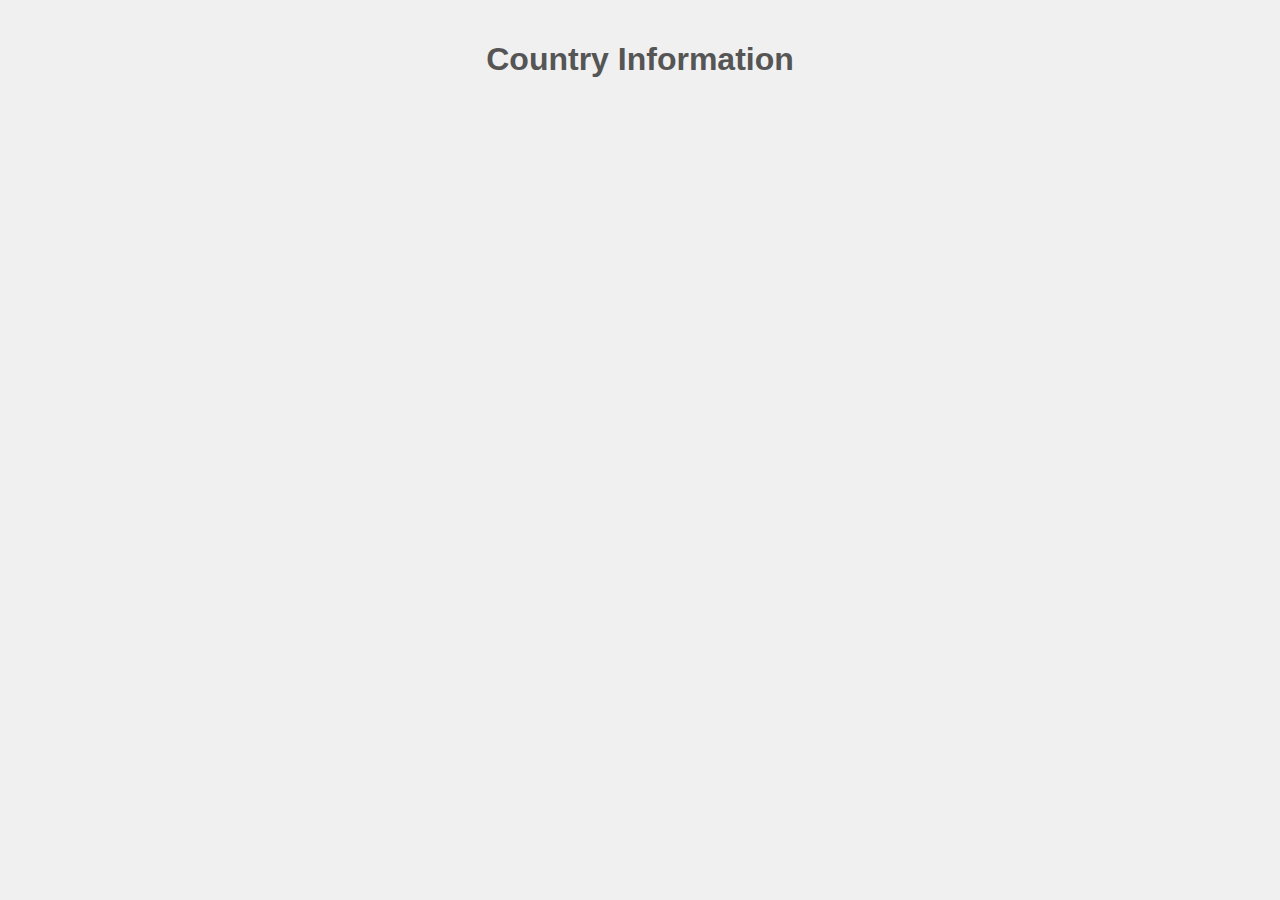
<file: 14.APIs/index.html>
<!DOCTYPE html>
<html lang="en">
<head>
    <meta charset="UTF-8">
    <meta name="viewport" content="width=device-width, initial-scale=1.0">
    <title>Countries APIs</title>
    <link rel="stylesheet" href="style.css">
</head>
<body>
    <h1>Country Information</h1>
    <div class="countries">
        
    </div>

    <script src="script.js"></script>
</body>
</html>
</file>
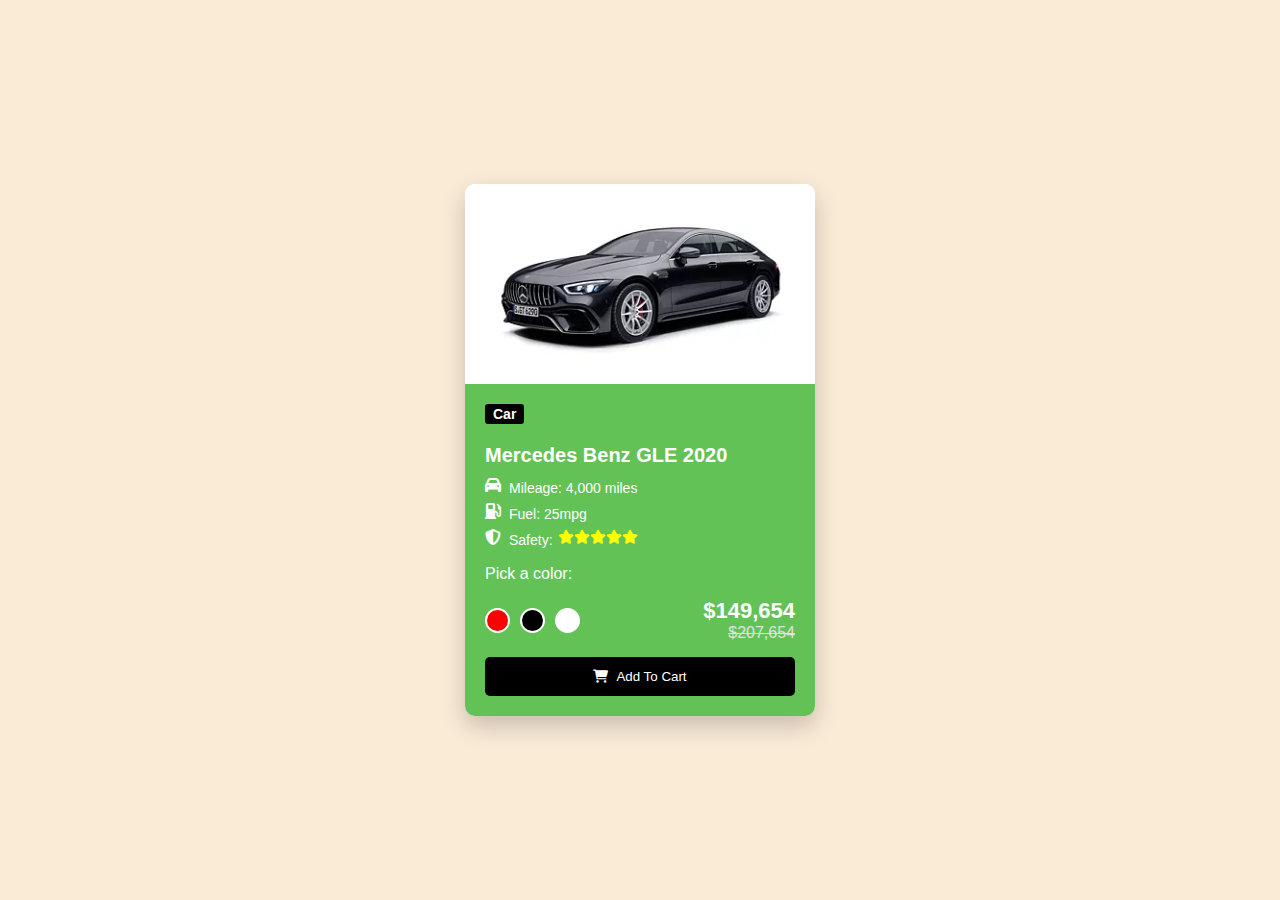
<file: Project_DOM-product-card/index.html>
<!DOCTYPE html>
<html lang="en">
<head>
    <meta charset="UTF-8">
    <meta name="viewport" content="width=device-width, initial-scale=1.0">
    <link rel="stylesheet" href="style.css">
    <link rel="stylesheet" href="https://cdnjs.cloudflare.com/ajax/libs/font-awesome/6.0.0/css/all.min.css">
    <title>Practicalized DOM</title>
</head>
<body>
    <div class="product-card">
        <div class="product-image">
            <!--<img src="images/blackbenz.webp" alt="black-benz">--> 
        </div>

        <div class="product-description">
            <h3 class="tag">Car</h3>
            <h1 class="product-title">Mercedes Benz GLE 2020</h1>
            <p class="product-details">
                <span class="mileage">
                    <span class="icon"><i class="fa-solid fa-car"></i></span>
                    Mileage: 4,000 miles
                </span>
                <span class="fuel">
                    <span class="icon"><i class="fa-solid fa-gas-pump"></i></span>
                    Fuel: 25mpg
                </span>
                <span class="safety">
                    <span class="icon"><i class="fa-solid fa-shield"></i></span>
                    Safety:
                    <span class="stars">
                        <i class="fa-solid fa-star"></i>
                        <i class="fa-solid fa-star"></i>
                        <i class="fa-solid fa-star"></i>
                        <i class="fa-solid fa-star"></i>
                        <i class="fa-solid fa-star"></i>
                    </span>
                </span>
            </p>
            <p>Pick a color:</p>
            <div class="colors-price">
                <div class="colors">
                    <span class="color red"></span>
                    <span class="color black"></span>
                    <span class="color white"></span>
                </div>
                <div class="pricing">
                    <h2 class="new-price">$149,654</h2>
                    <h4 class="old-price">$207,654</h4>
                </div>
            </div>
            <button id="button">
                <span class="icon"><i class="fa-solid fa-cart-shopping"></i></span>
                <span class="button-text">Add To Cart</span>
            </button>
            <button class="feedback">
                <span id="white-button">🥳︎ Woohoo, you are about to own a benz!!!</span>
            </button>
        </div>
    </div>
    <script src="script.js"></script>
</body>
</html>
</file>
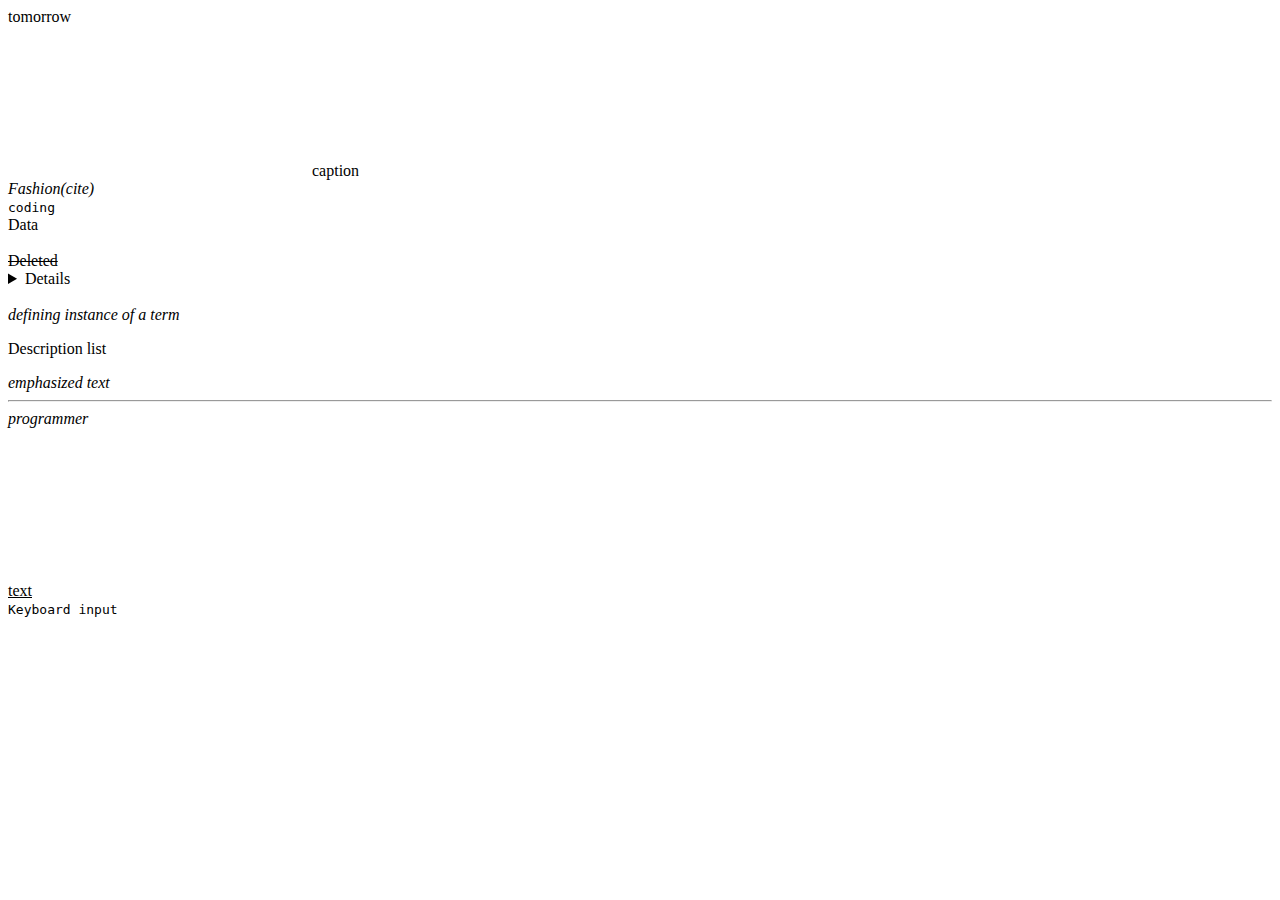
<file: Revis/index.html>
<!DOCTYPE html>
<html lang="en">
<head>
    <meta charset="UTF-8">
    <meta name="viewport" content="width=device-width, initial-scale=1.0">
    <title>Document</title>
</head>
<body>
    <div>
        <aside>tomorrow</aside>
        <audio src=""></audio>
        <base href="">
        <canvas>Canvas</canvas>
        <caption>caption</caption>
        <br>
        <cite>Fashion(cite)</cite>
        <br>
        <code>coding</code>
        <br>
        <data value="">Data</data>
        <br>
        <datalist>data </datalist>
        <br>
        <del>Deleted</del>
        <br>
        <details>Detail</details>
        <br>
        <dfn>defining instance of a term</dfn>
        <dl> Description list </dl>
        <em>emphasized text</em>
        <hr>
        <i>programmer</i>
        <br>
        <iframe src="" frameborder="0">hhh</iframe>
        <br>
        <ins>text </ins>
        <br>
        <kbd>Keyboard input</kbd>
    </div>
</body>
</html>
</file>
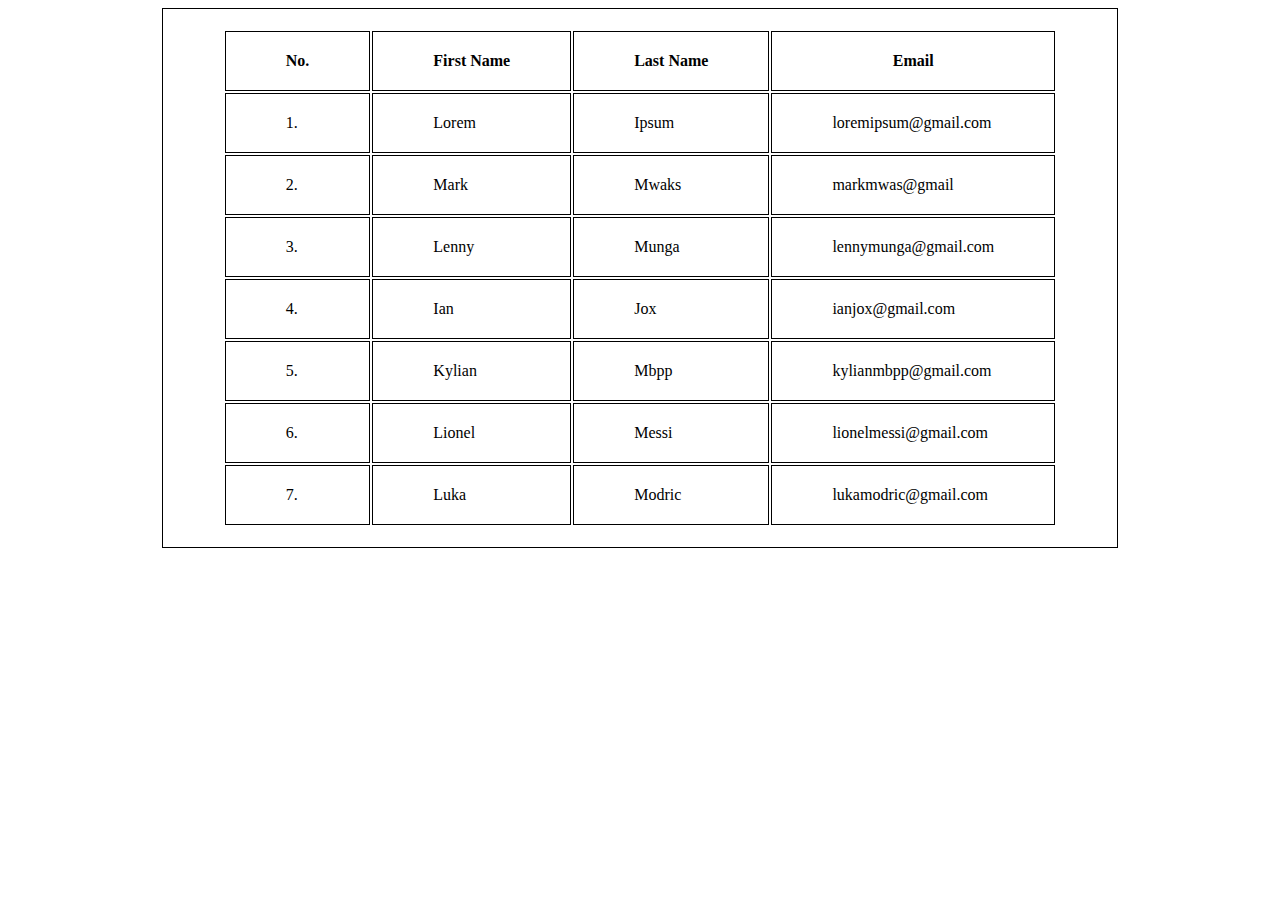
<file: 5.Events/Offline.html>
<!DOCTYPE html>
<html lang="en">
<head>
    <meta charset="UTF-8">
    <meta name="viewport" content="width=device-width, initial-scale=1.0">
    <title>Document</title>

    <style>
        table, th, td {
            border: 1px solid black;
            padding: 20px 60px;
            margin: 0 auto;
        }

    </style>

</head>
<body>

    <script>
        function handleOffline() {
            alert('You are now offline')
             // Add any additional logic you want to execute when the user comes back online
        }

        function handleOnline() {
            alert("You are back online!");
            // Add any additional logic you want to execute when the user comes back online
        }

        // Register event listeners for offline and online events
        window.addEventListener('offline', handleOffline);
        window.addEventListener('online', handleOnline);

        // Initial check to see if the user is offline when the page loads
        if (!navigator.onLine) {
            handleOffline();
        }

    </script>

    <table>
        <tr>
            <th>No.</th>
            <th>First Name</th>
            <th>Last Name</th>
            <th>Email</th>
        </tr>
        <tr>
            <td>1.</td>
            <td>Lorem</td>
            <td>Ipsum</td>
            <td>loremipsum@gmail.com</td>
        </tr>
        <tr>
            <td>2.</td>
            <td>Mark</td>
            <td>Mwaks</td>
            <td>markmwas@gmail</td>
        </tr>
        <tr>
            <td>3.</td>
            <td>Lenny</td>
            <td>Munga</td>
            <td>lennymunga@gmail.com</td>
        </tr>
        <tr>
            <td>4.</td>
            <td>Ian</td>
            <td>Jox</td>
            <td>ianjox@gmail.com</td>
        </tr>
        <tr>
            <td>5.</td>
            <td>Kylian</td>
            <td>Mbpp</td>
            <td>kylianmbpp@gmail.com</td>
        </tr>
        <tr>
            <td>6.</td>
            <td>Lionel</td>
            <td>Messi</td>
            <td>lionelmessi@gmail.com</td>
        </tr>
        <tr>
            <td>7.</td>
            <td>Luka</td>
            <td>Modric</td>
            <td>lukamodric@gmail.com</td>
        </tr>
        
       
    </table>
</body>
</html>
</file>
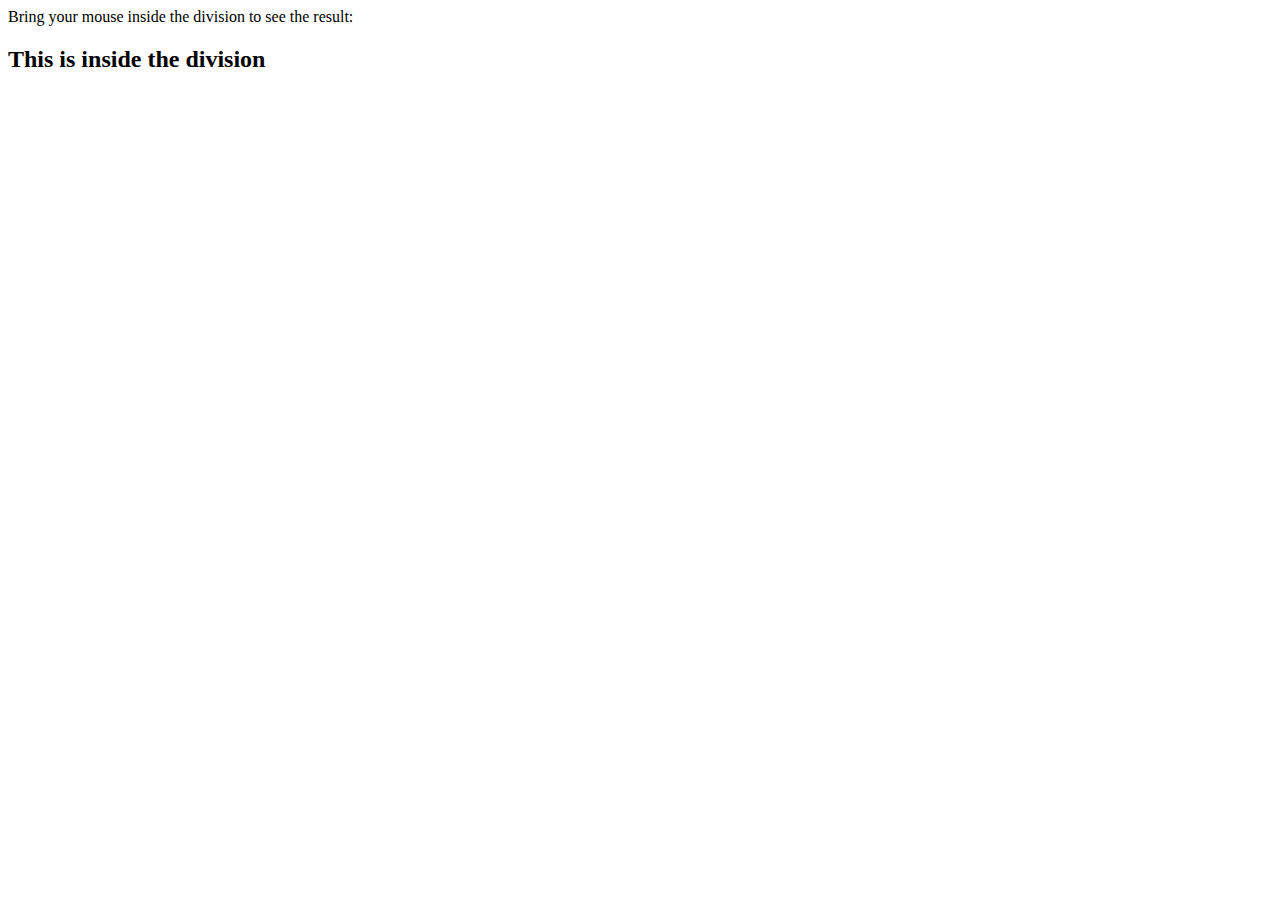
<file: 5.Events/onMouseOver_onMouseSetOut.html>
<html>
   <head>   
      <script type = "text/javascript">
         <!--
            function over() {
               document.write ("Mouse Over");
            }            
            function out() {
               document.write ("Mouse Out");
            }            
         //-->
      </script>      
   </head>
   
   <body>
      <p>Bring your mouse inside the division to see the result:</p>      
      <div onmouseover = "over()" onmouseout = "out()">
         <h2> This is inside the division </h2>
      </div>         
   </body>
</html>
</file>
<file: 14.APIs/style.css>
body {
    font-family: Arial, sans-serif;
    background-color: #f0f0f0;
    margin: 0;
    padding: 20px;
    color: #333;
}

h1 {
    text-align: center;
    color: #555;
}

.countries {
    display: flex;
    flex-wrap: wrap;
    justify-content: center;
}

.country {
    background-color: #fff;
    border-radius: 8px;
    box-shadow: 0 4px 8px rgba(0, 0, 0, 0.1);
    margin: 10px;
    width: 300px;
    overflow: hidden;
    text-align: center;
}

.country_img {
    width: 100%;
    height: auto;
}

.country_data {
    padding: 15px;
}

.country_name {
    font-size: 1.5em;
    margin: 0;
}

.country_region {
    font-size: 1.2em;
    color: #555;
}

.country_row {
    font-size: 1em;
    margin: 5px 0;
}

.country_row span {
    font-size: 1.2em;
    margin-right: 5px;
}
</file>
<file: Project_DOM-product-card/style.css>
* {
    font-family: "Poppins", sans-serif;
    box-sizing: border-box;
    margin: 0;
    padding: 0;
}

body {
    height: 100vh;
    display: flex;
    justify-content: center;
    align-items: center;
    background-color: antiquewhite;
    overflow: hidden;
}

/* Product Card Styling */
.product-card {
    background: #fff;
    display: flex;
    flex-direction: column;
    width: 350px;
    box-shadow: 0 10px 25px rgba(0, 0, 0, 0.2);
    border-radius: 10px;
    overflow: hidden;
}

.product-image {
    background-image: url(./images/blackbenz.webp);
    background-position: center;
    background-size: cover;
    background-repeat: no-repeat;
    height: 200px;
}

.product-description {
    background-color: #62c256;
    color: #fff;
    padding: 20px;
    flex-grow: 1;
}

/* Tag */
.tag {
    font-size: 14px;
    background-color: #000;
    border-radius: 3px;
    padding: 2px 8px;
    display: inline-block;
    color: #fff;
    margin-bottom: 10px;
}

/* Product Title */
.product-title {
    font-size: 20px;
    font-weight: 600;
    margin: 10px 0;
}

/* Product Details */
.product-details {
    margin-bottom: 15px;
}

.product-details span {
    display: flex;
    align-items: center;
    margin-bottom: 5px;
    font-size: 14px;
}

.product-details .icon {
    font-size: 16px;
    color: #fff;
    margin-right: 8px;
}

/* Stars */
.stars {
    color: yellow;
    font-size: 14px;
    margin-left: 5px;
}

/* Color Selection and Pricing */
.colors-price {
    display: flex;
    justify-content: space-between;
    align-items: center;
    margin: 15px 0;
}

.colors {
    display: flex;
    gap: 10px;
    cursor: pointer;
}

.color {
    width: 25px;
    height: 25px;
    border-radius: 50%;
    border: 2px solid #fff;
}

.red {
    background: red;
}

.black {
    background: black;
}

.white {
    background: white;
}

/* Pricing */
.pricing {
    display: flex;
    flex-direction: column;
    align-items: flex-end;
}

.new-price {
    font-size: 22px;
    font-weight: 700;
    color: #fff;
}

.old-price {
    font-size: 16px;
    font-weight: 400;
    text-decoration: line-through;
    color: #e0e0e0;
}

/* Button Styling */
#button {
    background-color: #000;
    color: #fff;
    padding: 12px;
    border: none;
    border-radius: 5px;
    display: flex;
    align-items: center;
    justify-content: center;
    gap: 8px;
    margin-top: 10px;
    width: 100%;
    transition: background-color 0.3s ease;
    cursor: pointer;
}

#button:hover {
    background-color: #534e4e;
}

/* Feedback Message */
.feedback {
    display: none;
    padding: 10px 25px;
    border: none;
    border-radius: 5px;
    margin-top: 10px;
    background-color: #fff;
    color: #000;
    text-align: center;
}
</file>
